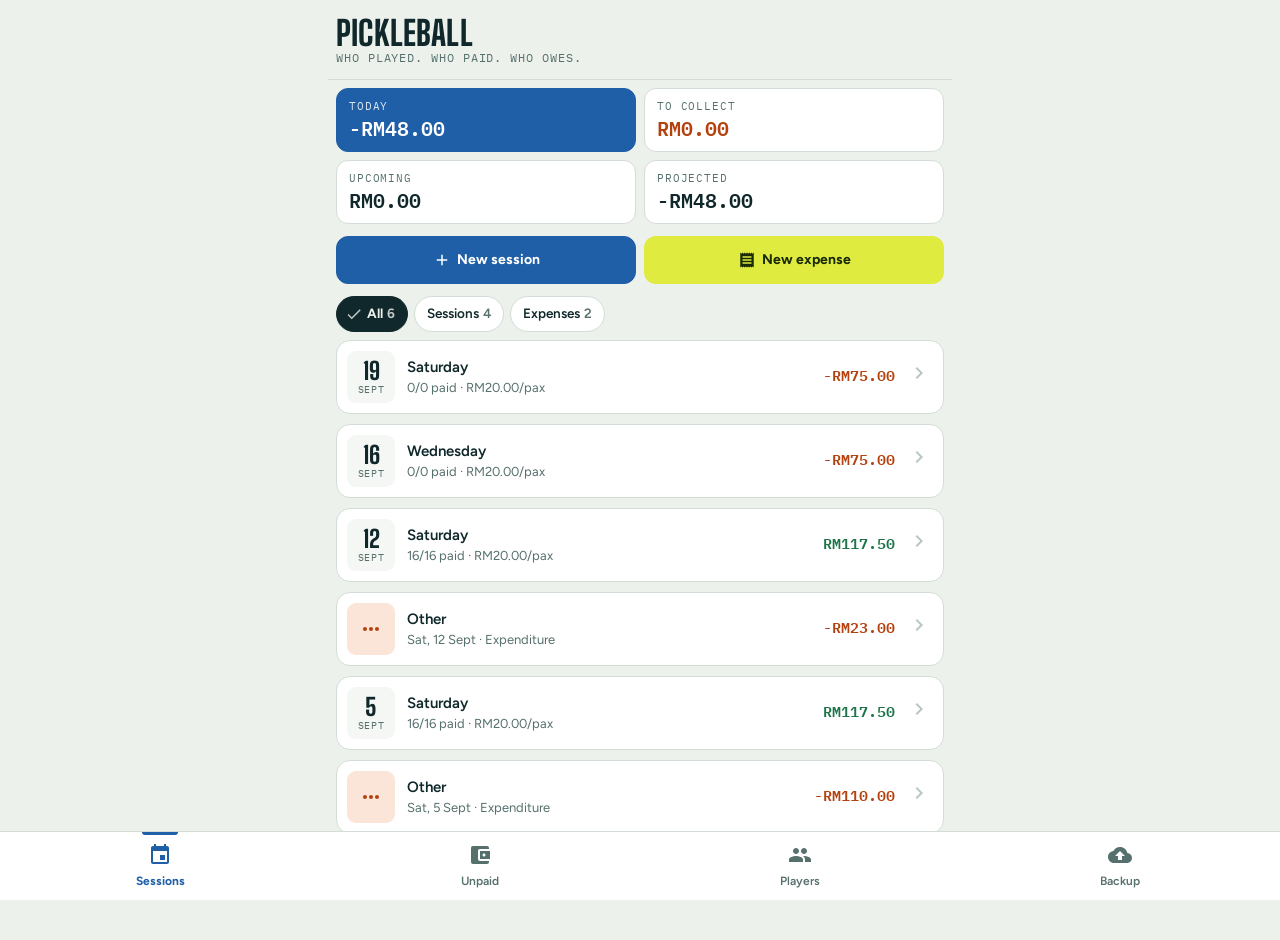
<file: index.html>
<!doctype html>
<html lang="en">
<head>
  <meta charset="utf-8">
  <meta name="viewport" content="width=device-width, initial-scale=1, viewport-fit=cover">
  <meta name="theme-color" content="#EDF1EC" media="(prefers-color-scheme: light)">
  <meta name="theme-color" content="#0D181A" media="(prefers-color-scheme: dark)">
  <title>Pickleball Tracker</title>
  <link rel="manifest" href="manifest.webmanifest">
  <link rel="icon" href="icon-192.png">
  <link rel="preconnect" href="https://fonts.googleapis.com">
  <link rel="preconnect" href="https://fonts.gstatic.com" crossorigin>
  <link href="https://fonts.googleapis.com/css2?family=Big+Shoulders+Display:wght@700;800;900&family=Figtree:wght@400;500;600;700&family=IBM+Plex+Mono:wght@400;500;600&display=swap" rel="stylesheet">
  <link rel="stylesheet" href="style.css">
</head>
<body>
  <main id="main"></main>
  <nav class="tabs" id="nav"></nav>
  <div id="toast" role="status" aria-live="polite"></div>
  <input type="file" id="import-file" accept="application/json,.json" hidden>
  <script src="app.js"></script>
</body>
</html>
</file>
<file: style.css>
/* v2 — court palette: court blue, kitchen green, ball yellow */
:root {
  --bg: #EDF1EC; --surface: #FFFFFF; --surface-2: #F4F7F3; --ink: #10282B; --muted: #56706D; --rule: #D3DDD6; --rule-strong: #B9C8BF;
  --court: #1F5FA8; --court-soft: #DCE7F5; --on-court-soft: #133F72; --kitchen: #2F7D5C; --surround: #4C9772;
  --ball: #DFEC3F; --ball-ink: #1B2A06;
  --owe: #B4410E; --owe-soft: #FBE5D8; --ok: #1C7448; --ok-soft: #DCF0E3;
  --inverse: #10282B; --on-inverse: #EDF1EC;
  --display: "Big Shoulders Display", "Arial Narrow", Impact, sans-serif;
  --body: "Figtree", system-ui, -apple-system, "Segoe UI", sans-serif;
  --mono: "IBM Plex Mono", ui-monospace, Menlo, Consolas, monospace;
  color-scheme: light;
}
@media (prefers-color-scheme: dark) {
  :root {
    --bg: #0D181A; --surface: #142326; --surface-2: #192B2E; --ink: #E4EEEB; --muted: #93AAA6; --rule: #28403F; --rule-strong: #375452;
    --court: #2C6CB8; --court-soft: #1B3350; --on-court-soft: #CFE0F5; --kitchen: #2E7656; --surround: #1F4F3B;
    --ball: #D9E83E; --ball-ink: #1B2A06;
    --owe: #F2915A; --owe-soft: #3A2418; --ok: #56C78F; --ok-soft: #173326;
    --inverse: #E4EEEB; --on-inverse: #0D181A;
    color-scheme: dark;
  }
}
* { box-sizing: border-box; }
body { margin: 0; font: 15px/1.5 var(--body); background: var(--bg); color: var(--ink); -webkit-tap-highlight-color: transparent; -webkit-font-smoothing: antialiased; }
main { max-width: 640px; margin: 0 auto; padding: 8px 16px calc(96px + env(safe-area-inset-bottom)); }
body.has-bar main { padding-bottom: calc(168px + env(safe-area-inset-bottom)); }
:focus-visible { outline: 2px solid var(--court); outline-offset: 2px; }
@media (prefers-reduced-motion: reduce) { * { transition: none !important; animation: none !important; } }

.ic { width: 24px; height: 24px; fill: currentColor; flex: none; }

/* App bar */
.appbar { display: flex; align-items: center; gap: 4px; min-height: 72px; margin: 0 -8px 8px; border-bottom: 1px solid var(--rule); padding-bottom: 6px; }
.appbar h1 { flex: 1; min-width: 0; font-family: var(--display); font-size: 34px; font-weight: 800; line-height: .95; text-transform: uppercase; letter-spacing: .005em; margin: 0 8px; }
.appbar .sub { display: block; margin-top: 4px; font-family: var(--mono); font-size: 11.5px; font-weight: 400; letter-spacing: .08em; text-transform: uppercase; color: var(--muted); }
.iconbtn { display: grid; place-items: center; width: 48px; height: 48px; border-radius: 50%; border: 0; background: transparent; color: var(--ink); cursor: pointer; flex: none; }
.iconbtn:active { background: var(--surface-2); }
.iconbtn.danger { color: var(--owe); }

/* Cards & text */
.card { display: block; background: var(--surface); border: 1px solid var(--rule); border-radius: 14px; padding: 16px; margin-bottom: 10px; color: inherit; text-decoration: none; }
.card-title { font-family: var(--display); font-size: 22px; font-weight: 800; text-transform: uppercase; line-height: 1; margin: 0; }
.sec-head { display: flex; align-items: center; justify-content: space-between; gap: 8px; margin-bottom: 8px; }
.muted { color: var(--muted); }
.small { font-size: 13px; }
.pos { color: var(--ok); }
.neg { color: var(--owe); }
.amt { font-family: var(--mono); font-weight: 600; font-variant-numeric: tabular-nums; white-space: nowrap; }
.hint { font-size: 13px; color: var(--muted); margin: -2px 0 6px; }
.empty { text-align: center; color: var(--muted); padding: 40px 16px; }
.empty .ic { width: 48px; height: 48px; color: var(--ok); display: block; margin: 0 auto 8px; }
.label { font-family: var(--mono); font-size: 11.5px; font-weight: 500; letter-spacing: .1em; text-transform: uppercase; color: var(--muted); margin: 20px 0 8px; }

/* Summary tiles */
.tiles { display: grid; grid-template-columns: 1fr 1fr; gap: 8px; margin-bottom: 12px; }
.tile { display: block; min-width: 0; background: var(--surface); border: 1px solid var(--rule); border-radius: 12px; padding: 10px 12px; color: inherit; text-decoration: none; }
.tile .t { display: block; font-family: var(--mono); font-size: 10.5px; letter-spacing: .08em; text-transform: uppercase; color: var(--muted); }
.tile .v { display: block; font-family: var(--mono); font-variant-numeric: tabular-nums; font-size: 20px; font-weight: 600; line-height: 1.3; overflow-wrap: anywhere; }
.tile.lead { background: var(--court); border-color: var(--court); }
.tile.lead .t, .tile.lead .v { color: #fff; }
.tile.lead .t { opacity: .85; }
.tile.owe .v { color: var(--owe); }
.tile.wide { grid-column: 1 / -1; }
.tile.wide .v { font-size: 26px; }
a.tile:active { background: var(--surface-2); }

/* Session list */
.scard { display: flex; align-items: center; gap: 12px; padding: 10px 12px 10px 10px; }
.datebox { width: 48px; height: 52px; border-radius: 9px; background: var(--surface-2); display: grid; place-content: center; text-align: center; flex: none; line-height: 1; }
.datebox b { font-family: var(--display); font-size: 24px; font-weight: 800; color: var(--ink); }
.datebox small { font-family: var(--mono); font-size: 10px; letter-spacing: .06em; text-transform: uppercase; color: var(--muted); margin-top: 2px; }
.scard .mid { flex: 1; min-width: 0; }
.scard .title { font-weight: 600; }
.scard .chev { color: var(--rule-strong); }
.chip-s { display: inline-block; font-family: var(--mono); font-size: 10px; font-weight: 600; letter-spacing: .06em; text-transform: uppercase; padding: 2px 6px; border-radius: 4px; background: var(--ball); color: var(--ball-ink); vertical-align: 2px; margin-left: 6px; }
.chip-s.warn { background: var(--owe-soft); color: var(--owe); }
/* Upcoming sessions get the ball-yellow date box, like the artifact */
.scard:has(.chip-s:not(.warn)) .datebox:not(.cat-box) { background: var(--ball); }
.scard:has(.chip-s:not(.warn)) .datebox:not(.cat-box) b,
.scard:has(.chip-s:not(.warn)) .datebox:not(.cat-box) small { color: var(--ball-ink); }

/* Buttons */
.btn { display: inline-flex; align-items: center; justify-content: center; gap: 6px; min-height: 42px; padding: 0 16px; border-radius: 10px; border: 1px solid var(--rule-strong); background: var(--surface); color: var(--ink); font: inherit; font-size: 14px; font-weight: 700; cursor: pointer; text-decoration: none; }
.btn .ic { width: 18px; height: 18px; }
.btn:active { transform: scale(.98); }
.btn.primary { background: var(--court); border-color: var(--court); color: #fff; }
.btn.tonal { background: var(--ball); border-color: transparent; color: var(--ball-ink); }
.btn.text { border-color: transparent; background: transparent; color: var(--court); padding: 0 10px; }
.btn.block { width: 100%; min-height: 48px; }
.btn-row { display: flex; gap: 8px; flex-wrap: wrap; margin-top: 8px; }
.btn-row .btn { flex: 1; }
.quick { display: grid; grid-template-columns: 1fr 1fr; gap: 8px; margin-bottom: 12px; }
.quick .btn { min-height: 48px; border-radius: 12px; }

/* Home filter / sort */
.filters { margin: 0 0 12px; }
.chip.on { background: var(--ink); border-color: var(--ink); color: var(--bg); font-weight: 700; }
.chip.on .ic, .chip.on .muted { color: inherit; opacity: .8; }
.chip:not(.on) { padding-left: 12px; }

/* Expenses */
.cat-box { background: var(--owe-soft); color: var(--owe); }
.cat-sum { display: grid; grid-template-columns: repeat(auto-fit, minmax(120px, 1fr)); gap: 12px; }
.cat-sum > div { display: grid; grid-template-columns: auto 1fr; align-items: center; column-gap: 8px; }
.cat-sum .cat-ic { grid-row: span 2; display: grid; place-items: center; width: 36px; height: 36px; border-radius: 9px; background: var(--owe-soft); color: var(--owe); }
.cat-sum .cat-ic .ic { width: 20px; height: 20px; }
.cats { display: grid; grid-template-columns: repeat(4, 1fr); gap: 8px; }
.cat { position: relative; display: flex; flex-direction: column; align-items: center; gap: 4px; padding: 12px 4px 10px; border: 1px solid var(--rule-strong); border-radius: 12px; background: var(--surface); font-size: 13px; font-weight: 600; color: var(--muted); cursor: pointer; }
.cat input { position: absolute; opacity: 0; pointer-events: none; }
.cat:has(input:checked) { background: var(--court-soft); border-color: var(--court); color: var(--on-court-soft); }
.cat:has(input:focus-visible) { outline: 2px solid var(--court); outline-offset: 2px; }
.grid2 { display: grid; grid-template-columns: 1fr 1fr; gap: 8px; }

/* Forms */
.field { display: block; margin-bottom: 12px; }
.field span { display: block; font-family: var(--mono); font-size: 10.5px; letter-spacing: .06em; text-transform: uppercase; color: var(--muted); margin-bottom: 4px; }
input { font: inherit; color: inherit; background: var(--surface-2); border: 1px solid var(--rule); border-radius: 10px; padding: 10px 12px; min-height: 48px; width: 100%; min-width: 0; }
input[type="number"] { font-family: var(--mono); font-variant-numeric: tabular-nums; }
input:focus { outline: 2px solid var(--court); outline-offset: -1px; border-color: transparent; background: var(--surface); }
.grid3 { display: grid; grid-template-columns: 1fr 1fr .75fr; gap: 8px; }
.grid3 .field { margin: 0; }
.grid4 { display: grid; grid-template-columns: minmax(0, 1fr) minmax(0, 1.15fr) minmax(0, .75fr) minmax(0, .8fr); gap: 6px; }
.grid4 .field { margin: 0; min-width: 0; }
.grid4 .field span { white-space: nowrap; overflow: hidden; text-overflow: ellipsis; letter-spacing: .02em; }
.grid4 input { padding: 10px 8px; }
.grid-when { display: grid; grid-template-columns: minmax(0, 1.5fr) minmax(0, 1.1fr) minmax(0, .65fr); gap: 6px; }
.grid-when .field { min-width: 0; }
.grid-when input { padding: 10px 6px; font-size: 14px; }
.grid-when input::-webkit-calendar-picker-indicator { margin-left: 0; padding: 0; }
#time-range:empty { display: none; }
#suggest .btn.tonal { margin-top: 4px; }
.inline { display: flex; gap: 8px; margin-top: 12px; }
.inline .amt-in { max-width: 100px; }
.inline .btn { min-height: 48px; border-radius: 10px; }

/* Summary */
.sum { display: flex; justify-content: space-between; gap: 12px; padding: 3px 0; font-variant-numeric: tabular-nums; }
.sum > span:last-child { font-family: var(--mono); }
.sum.total { border-top: 1px dashed var(--rule-strong); margin-top: 8px; padding-top: 10px; font-weight: 700; font-size: 17px; }

/* Player rows */
.plist { list-style: none; margin: 0; padding: 0; }
.prow { display: flex; align-items: center; gap: 4px; border-bottom: 1px solid var(--rule); padding: 2px 0; }
.prow:last-child { border-bottom: 0; }
.pick { flex: 1; min-width: 0; display: flex; align-items: center; gap: 12px; background: none; border: 0; font: inherit; color: inherit; text-align: left; padding: 6px 8px; margin-left: -8px; border-radius: 10px; min-height: 52px; cursor: pointer; transition: background .15s; }
.pick:disabled { cursor: default; }
.pname { overflow: hidden; text-overflow: ellipsis; white-space: nowrap; }
.avatar { width: 36px; height: 36px; border-radius: 50%; background: var(--surface-2); border: 1px solid var(--rule); color: var(--ink); display: grid; place-items: center; font-family: var(--display); font-size: 18px; font-weight: 800; flex: none; }
.avatar .ic { width: 20px; height: 20px; }
.prow.selected .pick { background: var(--court-soft); }
.prow.selected .avatar { background: var(--court); border-color: var(--court); color: #fff; }
.status { display: inline-flex; align-items: center; justify-content: center; gap: 4px; height: 40px; min-width: 104px; padding: 0 12px 0 8px; border-radius: 9px; border: 1px solid transparent; background: var(--owe-soft); color: var(--owe); font: inherit; font-size: 13px; font-weight: 700; cursor: pointer; flex: none; }
.status .ic { width: 18px; height: 18px; }
.status.paid { background: var(--ok-soft); color: var(--ok); }
.status.upcoming { background: var(--surface-2); border-color: var(--rule); color: var(--muted); }
.prow .iconbtn { width: 40px; height: 40px; color: var(--muted); }
.prow .iconbtn .ic { width: 20px; height: 20px; }

.erow { display: flex; align-items: center; gap: 8px; border-bottom: 1px solid var(--rule); min-height: 48px; }
.erow:last-child { border-bottom: 0; }
.erow .name { flex: 1; }

.chips { display: flex; flex-wrap: wrap; gap: 6px; margin: 8px 0; }
.chip { display: inline-flex; align-items: center; gap: 4px; min-height: 36px; padding: 0 12px 0 8px; border: 1px solid var(--rule); background: var(--surface); color: var(--ink); font: inherit; font-size: 13.5px; font-weight: 600; border-radius: 999px; cursor: pointer; }
.chip .ic { width: 18px; height: 18px; color: var(--court); }

.player-info { flex: 1; min-width: 0; padding: 10px 0; }

/* Selection action bar */
.actionbar { position: fixed; left: 12px; right: 12px; bottom: calc(84px + env(safe-area-inset-bottom)); max-width: 616px; margin: 0 auto; display: flex; align-items: center; gap: 6px; padding: 8px 8px 8px 4px; background: var(--inverse); color: var(--on-inverse); border-radius: 16px; box-shadow: 0 10px 30px -8px rgba(0, 0, 0, .45); z-index: 5; }
.actionbar .iconbtn { color: var(--on-inverse); width: 44px; height: 44px; }
.actionbar .count { flex: 1; font-weight: 700; white-space: nowrap; }
.actionbar .btn { min-height: 44px; }
.actionbar .btn.ghost { background: transparent; color: var(--on-inverse); border-color: color-mix(in srgb, var(--on-inverse) 35%, transparent); }
.actionbar .btn.primary { background: var(--ball); border-color: var(--ball); color: var(--ball-ink); }

/* Bottom navigation */
.tabs { position: fixed; left: 0; right: 0; bottom: 0; display: flex; background: var(--surface); border-top: 1px solid var(--rule); padding: 8px 0 calc(10px + env(safe-area-inset-bottom)); z-index: 4; }
.tabs a { position: relative; flex: 1; text-align: center; color: var(--muted); text-decoration: none; font-size: 12px; font-weight: 600; }
.tabs .ind { position: relative; display: grid; place-items: center; width: 56px; height: 30px; margin: 0 auto 2px; }
.tabs a.active { color: var(--court); font-weight: 700; }
.tabs a.active::before { content: ""; position: absolute; top: -8px; left: 50%; width: 36px; margin-left: -18px; height: 3px; border-radius: 0 0 3px 3px; background: var(--court); }
.tabs .badge { position: absolute; top: -3px; left: 34px; min-width: 18px; height: 18px; padding: 0 5px; border-radius: 9px; background: var(--owe); color: #fff; font-family: var(--mono); font-size: 10.5px; font-weight: 600; line-height: 18px; }

/* Dialog */
.dlg { border: 0; border-radius: 20px; padding: 24px; width: min(360px, calc(100vw - 48px)); background: var(--surface); color: var(--ink); box-shadow: 0 20px 50px -12px rgba(0, 0, 0, .5); }
.dlg::backdrop { background: rgba(13, 24, 26, .5); }
.dlg h2 { font-family: var(--display); font-size: 28px; font-weight: 800; text-transform: uppercase; line-height: 1; margin: 0 0 12px; }
.dlg p { margin: 0 0 16px; color: var(--muted); white-space: pre-line; }
.dlg input { margin-bottom: 16px; }
.dlg textarea { display: block; width: 100%; min-height: 180px; margin-bottom: 16px; font: inherit; font-size: 14px; color: inherit; background: var(--surface-2); border: 1px solid var(--rule); border-radius: 10px; padding: 10px; resize: vertical; }
.dlg-actions { display: flex; flex-direction: row-reverse; gap: 8px; }

#toast { position: fixed; left: 50%; bottom: calc(96px + env(safe-area-inset-bottom)); transform: translate(-50%, 16px); background: var(--inverse); color: var(--on-inverse); padding: 12px 18px; border-radius: 10px; opacity: 0; transition: opacity .2s, transform .2s; pointer-events: none; font-weight: 600; white-space: nowrap; z-index: 10; }
#toast.show { opacity: 1; transform: translate(-50%, 0); }
body.has-bar #toast { bottom: calc(168px + env(safe-area-inset-bottom)); }
.venue-chips { margin: 0 0 12px; }
.venue-chips:empty { display: none; }
.grid-venue { display: grid; grid-template-columns: minmax(0, 1.7fr) minmax(0, 1fr); gap: 8px; }
.amt.expected { text-align: right; }
.amt.expected small { display: block; font-family: var(--mono); font-size: 9.5px; font-weight: 500; letter-spacing: .06em; text-transform: uppercase; color: var(--muted); }
</file>
